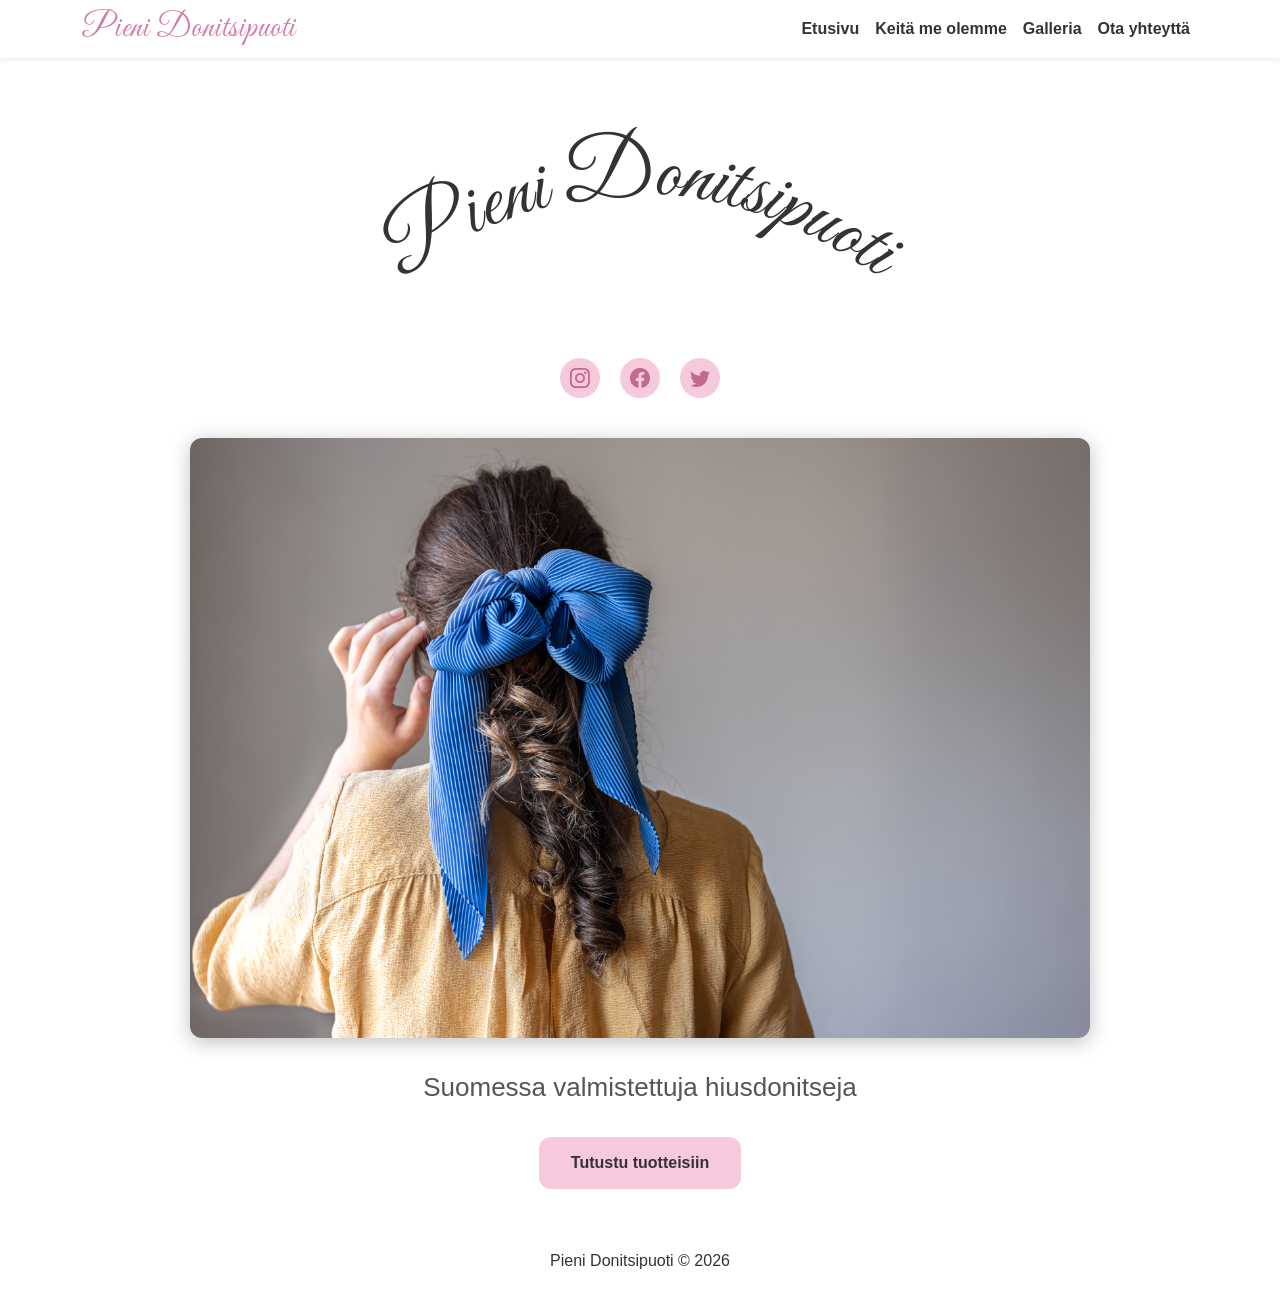
<file: index.html>
<!DOCTYPE html>
<html lang="fi">
<head>
  <meta charset="UTF-8">
  <meta name="viewport" content="width=device-width, initial-scale=1.0">
  <title>Pieni Donitsipuoti</title>

  <link href="https://cdn.jsdelivr.net/npm/bootstrap@5.3.0/dist/css/bootstrap.min.css" rel="stylesheet">

  <link rel="stylesheet" href="style.css">

  <link href="https://fonts.googleapis.com/css2?family=Great+Vibes&display=swap" rel="stylesheet">
  <link rel="stylesheet" href="https://cdn.jsdelivr.net/npm/bootstrap-icons@1.10.5/font/bootstrap-icons.css">

</head>

<body class="etusivu">

<nav class="navbar navbar-expand-lg bg-white shadow-sm">
  <div class="container">
    <a class="navbar-brand brand-title" href="index.html">Pieni Donitsipuoti</a>

    <button class="navbar-toggler" type="button" data-bs-toggle="collapse" data-bs-target="#navmenu">
      <span class="navbar-toggler-icon"></span>
    </button>

    <div class="collapse navbar-collapse" id="navmenu">
      <ul class="navbar-nav ms-auto">
        <li class="nav-item"><a class="nav-link active" href="index.html">Etusivu</a></li>
        <li class="nav-item"><a class="nav-link" href="about.html">Keitä me olemme</a></li>
        <li class="nav-item"><a class="nav-link" href="gallery.html">Galleria</a></li>
        <li class="nav-item"><a class="nav-link" href="contact.html">Ota yhteyttä</a></li>
      </ul>
    </div>
  </div>
</nav>

<div id="donitsi-container"></div>

<div class="title-wrapper">
  <svg viewBox="0 0 500 200" class="arc-title">
  <path id="curve" d="M 50 150 Q 250 10 450 150" fill="transparent" />
  <text>
    <textPath href="#curve" startOffset="50%" text-anchor="middle">
      Pieni Donitsipuoti
    </textPath>
  </text>
</svg>

</div>
<div class="social-icons">
  <a href="#"><i class="bi bi-instagram"></i></a>
  <a href="#"><i class="bi bi-facebook"></i></a>
  <a href="#"><i class="bi bi-twitter"></i></a>
</div>

<img src="back-view-girl-dress-with-bow-her-hair-gray-background.jpg" 
     class="hero-img" 
     alt="Hero-kuva">

<p class="hero-subtitle">Suomessa valmistettuja hiusdonitseja</p>

<a href="gallery.html" class="hero-btn">Tutustu tuotteisiin</a>

<footer class="footer">
  <p>Pieni Donitsipuoti © 2026</p>
</footer>

<script>
  const scrunchies = [
    "Scrunchie1.png",
    "Scrunchie2.png",
    "Scrunchie3.png",
    "Scrunchie4.png"
  ];

  if (document.body.classList.contains("etusivu")) {
    for (let i = 0; i < 50; i++) {
      let d = document.createElement("img");
      d.src = scrunchies[Math.floor(Math.random() * scrunchies.length)];
      d.className = "donitsi-fall";

      d.style.left = Math.random() * 100 + "vw";
      d.style.animationDuration = (4 + Math.random() * 6) + "s";
      d.style.width = "40px";

      document.getElementById("donitsi-container").appendChild(d);
    }
  }
</script>


<script src="https://cdn.jsdelivr.net/npm/bootstrap@5.3.0/dist/js/bootstrap.bundle.min.js"></script>

</body>
</html>
</file>
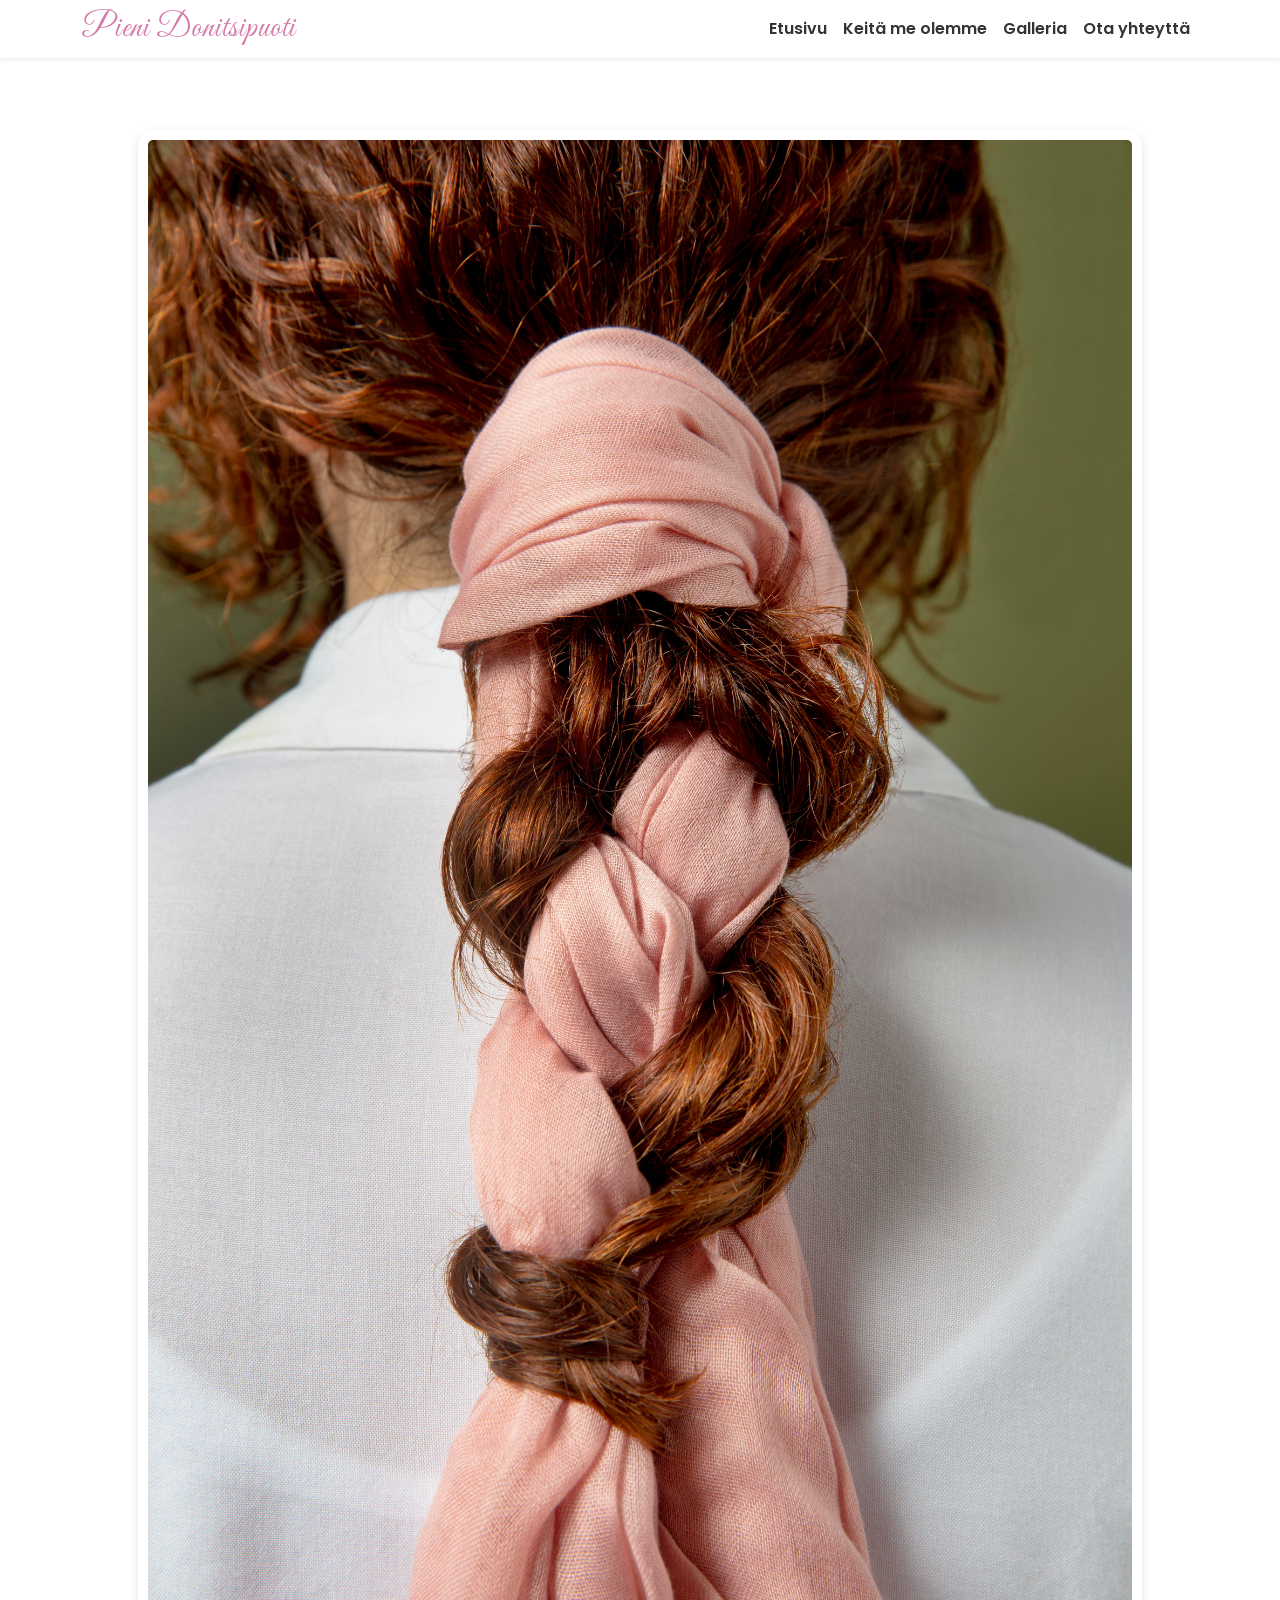
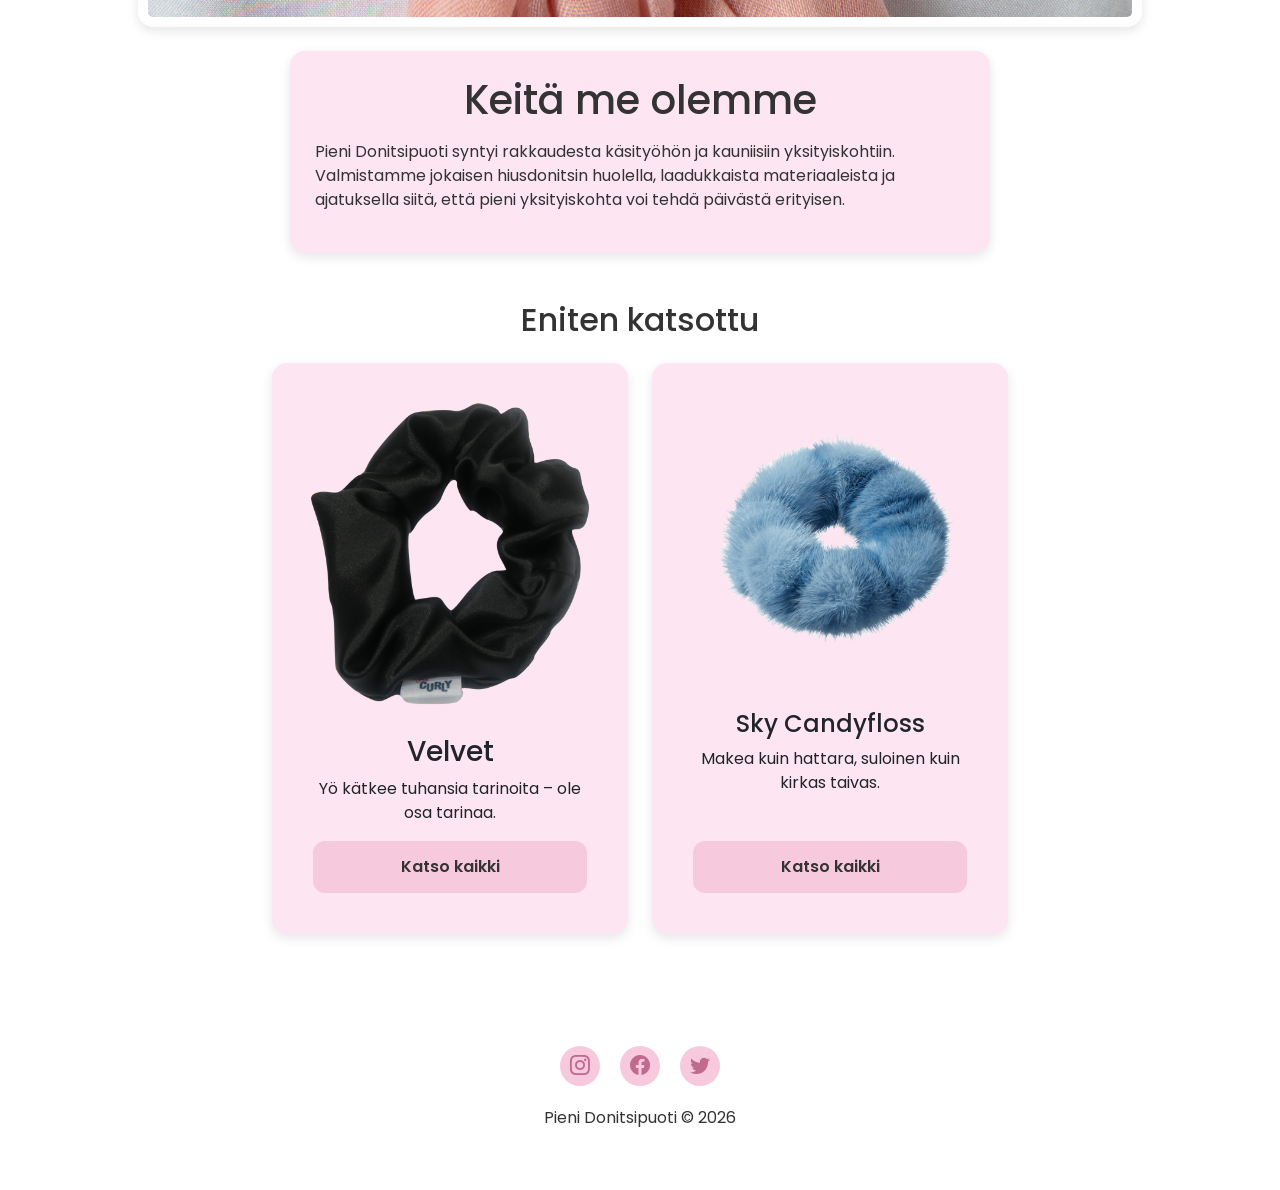
<file: about.html>
<!DOCTYPE html>
<html lang="fi">
<head>
  <meta charset="UTF-8">
  <meta name="viewport" content="width=device-width, initial-scale=1.0">

  <title>Keitä me olemme – Pieni Donitsipuoti</title>

  <link href="https://cdn.jsdelivr.net/npm/bootstrap@5.3.0/dist/css/bootstrap.min.css" rel="stylesheet">

  <link rel="stylesheet" href="style.css">

  <link href="https://fonts.googleapis.com/css2?family=Great+Vibes&family=Poppins:wght@300;400;600&display=swap" rel="stylesheet">
  <link rel="stylesheet" href="https://cdn.jsdelivr.net/npm/bootstrap-icons@1.10.5/font/bootstrap-icons.css">

</head>

<body>

<nav class="navbar navbar-expand-lg bg-white shadow-sm">
  <div class="container">
    <a class="navbar-brand brand-title" href="index.html">Pieni Donitsipuoti</a>

    <button class="navbar-toggler" type="button" data-bs-toggle="collapse" data-bs-target="#navmenu">
      <span class="navbar-toggler-icon"></span>
    </button>

    <div class="collapse navbar-collapse" id="navmenu">
      <ul class="navbar-nav ms-auto">
        <li class="nav-item"><a class="nav-link" href="index.html">Etusivu</a></li>
        <li class="nav-item"><a class="nav-link active" href="about.html">Keitä me olemme</a></li>
        <li class="nav-item"><a class="nav-link" href="gallery.html">Galleria</a></li>
        <li class="nav-item"><a class="nav-link" href="contact.html">Ota yhteyttä</a></li>
      </ul>
    </div>
  </div>
</nav>

<main class="container mt-5 pt-4">

  
  <div class="text-center mb-4">
    <img src="young-woman-wearing-handkerchief-as-hair-accessory.jpg" 
         class="about-img img-fluid mx-auto d-block"
         style="max-width: 90%; height: auto; object-fit: cover;"
         alt="About-kuva">
  </div>

  
  <div class="pink-box mx-auto mb-5" style="max-width: 700px;">
    <h1 class="text-center mb-3">Keitä me olemme</h1>
    <p>
      Pieni Donitsipuoti syntyi rakkaudesta käsityöhön ja kauniisiin yksityiskohtiin.
      Valmistamme jokaisen hiusdonitsin huolella, laadukkaista materiaaleista ja
      ajatuksella siitä, että pieni yksityiskohta voi tehdä päivästä erityisen.
    </p>
  </div>

  
  <h2 class="text-center mb-4">Eniten katsottu</h2>

  <div class="row justify-content-center">

   
    <div class="col-md-4 col-10 mb-4">
      <div class="card pink-card h-100">
        <img src="Scrunchie1.png" class="card-img-top" alt="Velvet">
        <div class="card-body d-flex flex-column">
          <h3 class="card-title text-center">Velvet</h3>
          <p class="card-text text-center">Yö kätkee tuhansia tarinoita – ole osa tarinaa.</p>
          <a href="gallery.html#scr1" class="btn btn-primary mt-auto">Katso kaikki</a>
        </div>
      </div>
    </div>

    
    <div class="col-md-4 col-10 mb-4">
      <div class="card pink-card h-100">
        <img src="Scrunchie2.png" class="card-img-top" alt="Sky Candyfloss">
        <div class="card-body d-flex flex-column">
          <h4 class="card-title text-center">Sky Candyfloss</h4>
          <p class="card-text text-center">Makea kuin hattara, suloinen kuin kirkas taivas.</p>
          <a href="gallery.html#scr2" class="btn btn-primary mt-auto">Katso kaikki</a>
        </div>
      </div>
    </div>

  </div>

</main>

<footer class="footer text-center mt-5 mb-4">
  <div class="social-icons">
    <a href="#"><i class="bi bi-instagram"></i></a>
    <a href="#"><i class="bi bi-facebook"></i></a>
    <a href="#"><i class="bi bi-twitter"></i></a>
  </div>

  <p>Pieni Donitsipuoti © 2026</p>
</footer>



<script src="https://cdn.jsdelivr.net/npm/bootstrap@5.3.0/dist/js/bootstrap.bundle.min.js"></script>

</body>
</html>
</file>
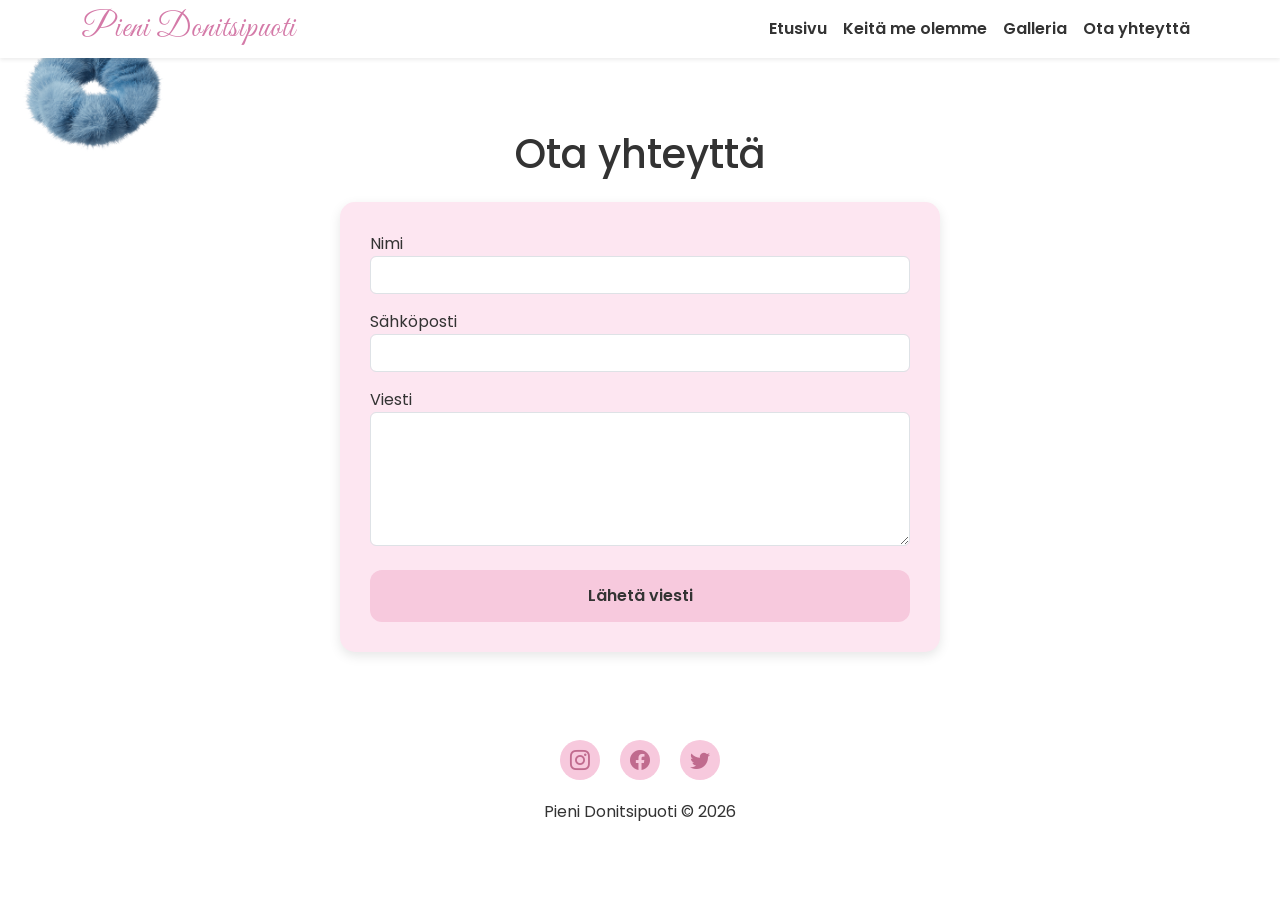
<file: contact.html>
<!DOCTYPE html>
<html lang="fi">
<head>
  <meta charset="UTF-8">
  <meta name="viewport" content="width=device-width, initial-scale=1.0">

  <title>Ota yhteyttä – Pieni Donitsipuoti</title>

  <link href="https://cdn.jsdelivr.net/npm/bootstrap@5.3.0/dist/css/bootstrap.min.css" rel="stylesheet">

  <link rel="stylesheet" href="style.css">

  <link href="https://fonts.googleapis.com/css2?family=Great+Vibes&family=Poppins:wght@300;400;600&display=swap" rel="stylesheet">
  <link rel="stylesheet" href="https://cdn.jsdelivr.net/npm/bootstrap-icons@1.10.5/font/bootstrap-icons.css">

</head>

<body>

<nav class="navbar navbar-expand-lg bg-white shadow-sm">
  <div class="container">
    <a class="navbar-brand brand-title" href="index.html">Pieni Donitsipuoti</a>

    <button class="navbar-toggler" type="button" data-bs-toggle="collapse" data-bs-target="#navmenu">
      <span class="navbar-toggler-icon"></span>
    </button>

    <div class="collapse navbar-collapse" id="navmenu">
      <ul class="navbar-nav ms-auto">
        <li class="nav-item"><a class="nav-link" href="index.html">Etusivu</a></li>
        <li class="nav-item"><a class="nav-link" href="about.html">Keitä me olemme</a></li>
        <li class="nav-item"><a class="nav-link" href="gallery.html">Galleria</a></li>
        <li class="nav-item"><a class="nav-link active" href="contact.html">Ota yhteyttä</a></li>
      </ul>
    </div>
  </div>
</nav>

<main class="container mt-5 pt-4">

  <h1 class="gallery-heading text-center mb-4">Ota yhteyttä</h1>

  <img src="Scrunchie2.png" class="zigzag-donut" alt="Sky Candyfloss">

  <div class="contact-box mx-auto" style="max-width: 600px;">
    <form class="contact-form">
      <label>Nimi</label>
      <input type="text" class="form-control mb-3" required>

      <label>Sähköposti</label>
      <input type="email" class="form-control mb-3" required>

      <label>Viesti</label>
      <textarea class="form-control mb-4" rows="5" required></textarea>

      <button type="submit" class="btn btn-primary w-100">Lähetä viesti</button>
    </form>
  </div>

</main>
<footer class="footer text-center mt-5 mb-4">
  <div class="social-icons">
    <a href="#"><i class="bi bi-instagram"></i></a>
    <a href="#"><i class="bi bi-facebook"></i></a>
    <a href="#"><i class="bi bi-twitter"></i></a>
  </div>

  <p>Pieni Donitsipuoti © 2026</p>
</footer>


<script src="https://cdn.jsdelivr.net/npm/bootstrap@5.3.0/dist/js/bootstrap.bundle.min.js"></script>

</body>
</html>
</file>
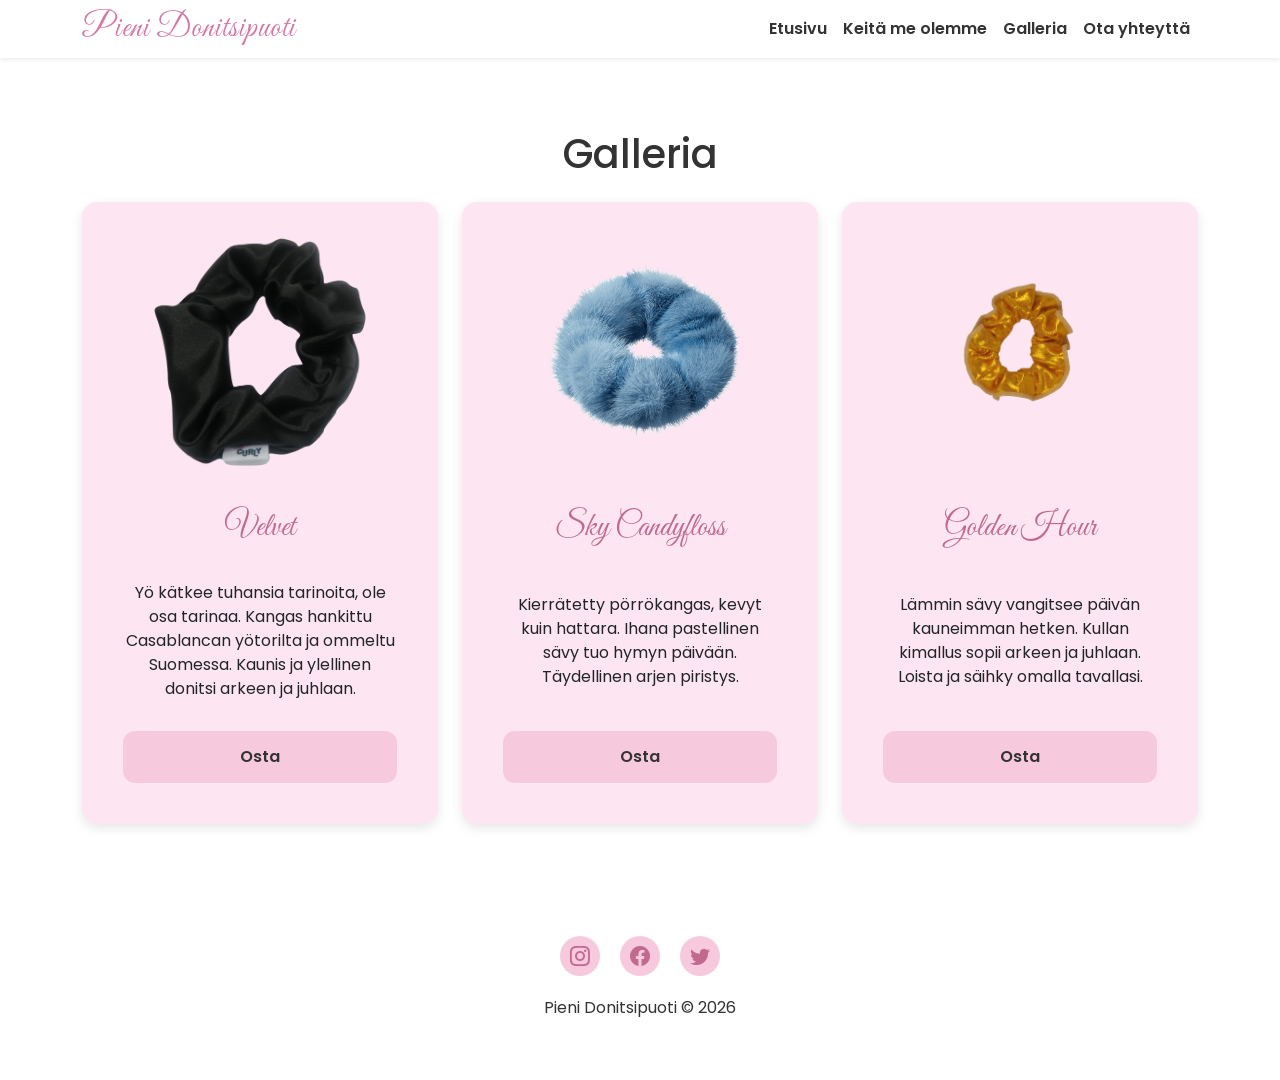
<file: gallery.html>
<!DOCTYPE html>
<html lang="fi">
<head>
  <meta charset="UTF-8">
  <meta name="viewport" content="width=device-width, initial-scale=1.0">

  <title>Galleria – Pieni Donitsipuoti</title>

 
  <link href="https://cdn.jsdelivr.net/npm/bootstrap@5.3.0/dist/css/bootstrap.min.css" rel="stylesheet">

  <link rel="stylesheet" href="style.css">

  <link href="https://fonts.googleapis.com/css2?family=Great+Vibes&family=Poppins:wght@300;400;600&display=swap" rel="stylesheet">
  <link rel="stylesheet" href="https://cdn.jsdelivr.net/npm/bootstrap-icons@1.10.5/font/bootstrap-icons.css">

</head>

<body>

<nav class="navbar navbar-expand-lg bg-white shadow-sm">
  <div class="container">
    <a class="navbar-brand brand-title" href="index.html">Pieni Donitsipuoti</a>

    <button class="navbar-toggler" type="button" data-bs-toggle="collapse" data-bs-target="#navmenu">
      <span class="navbar-toggler-icon"></span>
    </button>

    <div class="collapse navbar-collapse" id="navmenu">
      <ul class="navbar-nav ms-auto">
        <li class="nav-item"><a class="nav-link" href="index.html">Etusivu</a></li>
        <li class="nav-item"><a class="nav-link" href="about.html">Keitä me olemme</a></li>
        <li class="nav-item"><a class="nav-link active" href="gallery.html">Galleria</a></li>
        <li class="nav-item"><a class="nav-link" href="contact.html">Ota yhteyttä</a></li>
      </ul>
    </div>
  </div>
</nav>

<main class="container mt-5 pt-4">

  <h1 class="gallery-heading text-center mb-4">Galleria</h1>

  <div class="row justify-content-center">

  
    <div class="col-md-4 col-10 mb-4">
      <div class="card pink-card h-100">
        <img src="Scrunchie1.png" class="card-img-top" alt="Velvet" style="height:250px; object-fit:contain;">
        <div class="card-body d-flex flex-column">
          <h2 class="scrunchie-name">Velvet</h2>
          <p class="scrunchie-desc">
            Yö kätkee tuhansia tarinoita, ole osa tarinaa.  
            Kangas hankittu Casablancan yötorilta ja ommeltu Suomessa.  
            Kaunis ja ylellinen donitsi arkeen ja juhlaan.
          </p>
          <a href="#" class="btn btn-primary mt-auto">Osta</a>
        </div>
      </div>
    </div>

  
    <div class="col-md-4 col-10 mb-4">
      <div class="card pink-card h-100">
        <img src="Scrunchie2.png" class="card-img-top" alt="Sky Candyfloss" style="height:250px; object-fit:contain;">
        <div class="card-body d-flex flex-column">
          <h3 class="scrunchie-name">Sky Candyfloss</h3>
          <p class="scrunchie-desc">
            Kierrätetty pörrökangas, kevyt kuin hattara.  
            Ihana pastellinen sävy tuo hymyn päivään.  
            Täydellinen arjen piristys.
          </p>
          <a href="#" class="btn btn-primary mt-auto">Osta</a>
        </div>
      </div>
    </div>

    <div class="col-md-4 col-10 mb-4">
      <div class="card pink-card h-100">
        <img src="Scrunchie3.png" class="card-img-top" alt="Golden Hour" style="height:250px; object-fit:contain;">

        <div class="card-body d-flex flex-column">
          <h4 class="scrunchie-name">Golden Hour</h4>
          <p class="scrunchie-desc">
            Lämmin sävy vangitsee päivän kauneimman hetken.  
            Kullan kimallus sopii arkeen ja juhlaan.  
            Loista ja säihky omalla tavallasi.
          </p>
          <a href="#" class="btn btn-primary mt-auto">Osta</a>
        </div>
      </div>
    </div>

  </div>

</main>

<footer class="footer text-center mt-5 mb-4">
  <div class="social-icons">
    <a href="#"><i class="bi bi-instagram"></i></a>
    <a href="#"><i class="bi bi-facebook"></i></a>
    <a href="#"><i class="bi bi-twitter"></i></a>
  </div>

  <p>Pieni Donitsipuoti © 2026</p>
</footer>

<script src="https://cdn.jsdelivr.net/npm/bootstrap@5.3.0/dist/js/bootstrap.bundle.min.js"></script>

</body>
</html>
</file>
<file: style.css>
/* ------------------------------
   Perustyylit
--------------------------------*/
body {
  margin: 0;
  padding: 0;
  background: #ffffff;
  color: #333333;
  font-family: 'Poppins', sans-serif;
  overflow-x: hidden;
}

/* ------------------------------
   tässä navigaatio
--------------------------------*/
.navbar-brand.brand-title {
  font-family: 'Great Vibes', cursive;
  font-size: 32px !important;   /* desktop */
  color: #d47aa8 !important;
  letter-spacing: 1px;
  line-height: 1;
}

@media (max-width: 768px) {
  .navbar-brand.brand-title {
    font-size: 20px !important; /* mobiili */
  }
}

.nav-link {
  font-weight: 600;
  color: #333 !important;
}

/* ------------------------------
   Donitsit sataa
--------------------------------*/
#donitsi-container {
  position: fixed;
  top: 0;
  left: 0;
  width: 100vw;
  height: 100vh;
  pointer-events: none;
  z-index: -1;
}

.donitsi-fall {
  position: absolute;
  top: -120px;
  width: 40px;
  animation: fall linear infinite;
  opacity: 0.9;
  z-index: -1;
}

@keyframes fall {
  0% { transform: translateY(-150px) rotate(0deg); }
  100% { transform: translateY(120vh) rotate(360deg); }
}

/* ------------------------------
   etusivulle otsikko kaari
--------------------------------*/
.title-wrapper {
  text-align: center;
  margin-top: 40px;
  position: relative;
  z-index: 10;
}

.arc-title {
  width: 100%;
  max-width: 600px;
}

.arc-title text {
  font-family: 'Great Vibes', cursive;
  font-size: 70px;
  fill: #333333;
}

@media (max-width: 600px) {
  .arc-title text {
    font-size: 48px;
  }
}

/* ------------------------------
   Hero kuva
--------------------------------*/
.hero-img {
  width: 100%;
  max-width: 900px;
  display: block;
  margin: 40px auto;
  border-radius: 12px;
  box-shadow: 0 4px 20px rgba(0,0,0,0.25);
  position: relative;
  z-index: 10;
}

.hero-subtitle {
  text-align: center;
  font-size: 26px;
  color: #555555;
  margin-top: -10px;
  position: relative;
  z-index: 10;
}

/* ------------------------------
   Napit
--------------------------------*/
.hero-btn,
.btn-primary {
  background-color: #f7c9dd;
  border: none;
  color: #333;
  font-weight: 600;
  border-radius: 12px;
  padding: 14px 32px;
  text-decoration: none;
  transition: 0.3s;
}

.hero-btn:hover,
.btn-primary:hover {
  background-color: #f3b3d0;
}
.hero-btn {
  display: block;
  width: fit-content;
  margin: 30px auto;   /* tämä keskittää napin */
  padding: 14px 32px;
  background: #f7c9dd;
  color: #333;
  border-radius: 12px;
  text-decoration: none;
  font-weight: 600;
  transition: 0.3s;
}

.hero-btn:hover {
  background: #f3b3d0;
}

/* ------------------------------
   Footer hommat
--------------------------------*/
.footer {
  text-align: center;
  padding: 20px;
  color: #333333;
  margin-top: 40px;
  position: relative;
  z-index: 10;
}

/* ------------------------------
   Pinkit boxit
--------------------------------*/
.pink-box,
.pink-card {
  background-color: #fde6f1;
  padding: 25px;
  border-radius: 15px;
  box-shadow: 0 4px 12px rgba(0,0,0,0.1);
}

.pink-card:hover {
  background-color: #f9d1e7;
}

/* ------------------------------
   Keitä me olemme
--------------------------------*/
.about-img {
  max-width: 500px;
  border-radius: 15px;
  padding: 10px;
  background: white;
  box-shadow: 0 4px 12px rgba(0,0,0,0.1);
}

/* ------------------------------
   Galleryn kortit
--------------------------------*/
.card {
  display: flex;
  flex-direction: column;
  height: 100%;
  border: none;
  border-radius: 15px;
  background-color: #fde6f1;
  box-shadow: 0 4px 12px rgba(0,0,0,0.1);
}

.card:hover {
  background-color: #f9d1e7;
}

.card-body {
  display: flex;
  flex-direction: column;
  flex-grow: 1;
}

.scrunchie-name {
  font-family: 'Great Vibes', cursive;
  font-size: 36px;
  text-align: center;
  color: #c06b8e;
  min-height: 60px;
  display: flex;
  align-items: center;
  justify-content: center;
}

.scrunchie-desc {
  font-family: 'Poppins', sans-serif;
  text-align: center;
  min-height: 140px;
  display: flex;
  align-items: center;
  justify-content: center;
  margin-bottom: 20px;
}

.card .btn {
  margin-top: auto;
}

/* ------------------------------
   Ole yhteydessä
--------------------------------*/
.contact-box {
  background-color: #fde6f1;
  padding: 30px;
  border-radius: 15px;
  box-shadow: 0 4px 12px rgba(0,0,0,0.1);
}

/* Donitsi taustalla, siksak */
.zigzag-donut,
.index-donut {
  position: fixed;
  width: 180px;
  top: 0;
  left: 0;
  opacity: 0.95;
  z-index: -1;
  pointer-events: none;
  animation: zigzag 12s linear infinite;
}

@keyframes zigzag {
  0%   { transform: translate(0vw, 0vh); }
  20%  { transform: translate(70vw, 10vh); }
  40%  { transform: translate(10vw, 40vh); }
  60%  { transform: translate(80vw, 60vh); }
  80%  { transform: translate(20vw, 85vh); }
  100% { transform: translate(0vw, 0vh); }
}
.hero-btn {
  display: block;
  margin: 30px auto;
}
/* Galleria – korttien tasaukset */
.scrunchie-name {
  font-family: 'Great Vibes', cursive;
  font-size: 32px;
  color: #c06b8e;
  text-align: center;

  min-height: 70px;          /* sama korkeus nimille */
  display: flex;
  align-items: center;
  justify-content: center;
}

.scrunchie-desc {
  font-family: 'Poppins', sans-serif;
  text-align: center;

  min-height: 140px;         /* sama korkeus kuvauksille */
  display: flex;
  align-items: center;
  justify-content: center;
}

.card-body {
  display: flex;
  flex-direction: column;
  justify-content: space-between;
}
/* Galleria – pakotetaan nimet ja kuvaukset linjaan */
.scrunchie-name {
  font-family: 'Great Vibes', cursive;
  font-size: 32px;
  color: #c06b8e;
  text-align: center;

  min-height: 70px !important;     /* sama korkeus nimille */
  display: flex !important;
  align-items: center !important;
  justify-content: center !important;
}

.scrunchie-desc {
  font-family: 'Poppins', sans-serif;
  text-align: center;

  min-height: 140px !important;    /* sama korkeus kuvauksille */
  display: flex !important;
  align-items: center !important;
  justify-content: center !important;
}

.card-body {
  display: flex !important;
  flex-direction: column !important;
  justify-content: space-between !important;
}
/* Index-sivun hero-kuvan mobiilivälit – mitään muuta ei muuteta */
@media (max-width: 576px) {
  .hero-img {
    max-width: 90%;
    display: block;
    margin: 20px auto;
    padding: 10px;
    background: white;
  }
}
@media (max-width: 576px) {
  .hero-img {
    background: rgba(255, 255, 255, 0.6); /* pehmeämpi */
  }
}
/* SOME-ikonit */
.social-icons {
  display: flex;
  justify-content: center;
  gap: 15px; 
}

  /* Galleria – korttien sama korkeus */
.pink-card {
  display: flex;
  flex-direction: column;
}

.pink-card .card-body {
  flex-grow: 1;
  display: flex;
  flex-direction: column;
}
/* SOME-ikonien väri ja etäisyys */
.social-icons {
  display: flex;
  justify-content: center;
  gap: 20px; /* enemmän väliä tarkista */
  margin-bottom: 20px; 
}

.social-icons a {
  width: 40px;
  height: 40px;
  background: #f7c9dd; /* vaaleanpunainen */
  color: #c06b8e; /* tumma pinkki ikonille tarkista */
  border-radius: 50%;
  display: flex;
  align-items: center;
  justify-content: center;
  font-size: 20px;
  transition: 0.3s;
}

.social-icons a:hover {
  background: #f3b3d0;
  transform: translateY(-3px);
}
.social-icons {
  margin: 20px 0;
}
/* Galleria – korttien sama korkeus */
.pink-card {
  display: flex;
  flex-direction: column;
}

.pink-card .card-body {
  flex-grow: 1;
  display: flex;
  flex-direction: column;
}

.scrunchie-name {
  min-height: 70px;
  display: flex;
  align-items: center;
  justify-content: center;
}

.scrunchie-desc {
  min-height: 160px;
  display: flex;
  align-items: center;
  justify-content: center;
  text-align: center;
}

.card .btn {
  margin-top: auto;
}
/* Galleria – pakotetaan nimi + kuvaus + nappi kortin alaosaan */
.card-body {
  display: flex;
  flex-direction: column;
  justify-content: flex-end; 
  flex-grow: 1;
}

.scrunchie-name {
  min-height: 70px;
  display: flex;
  align-items: center;
  justify-content: center;
}

.scrunchie-desc {
  min-height: 160px;
  display: flex;
  align-items: center;
  justify-content: center;
  text-align: center;
}

.card .btn {
  margin-top: auto; 
}
</file>
